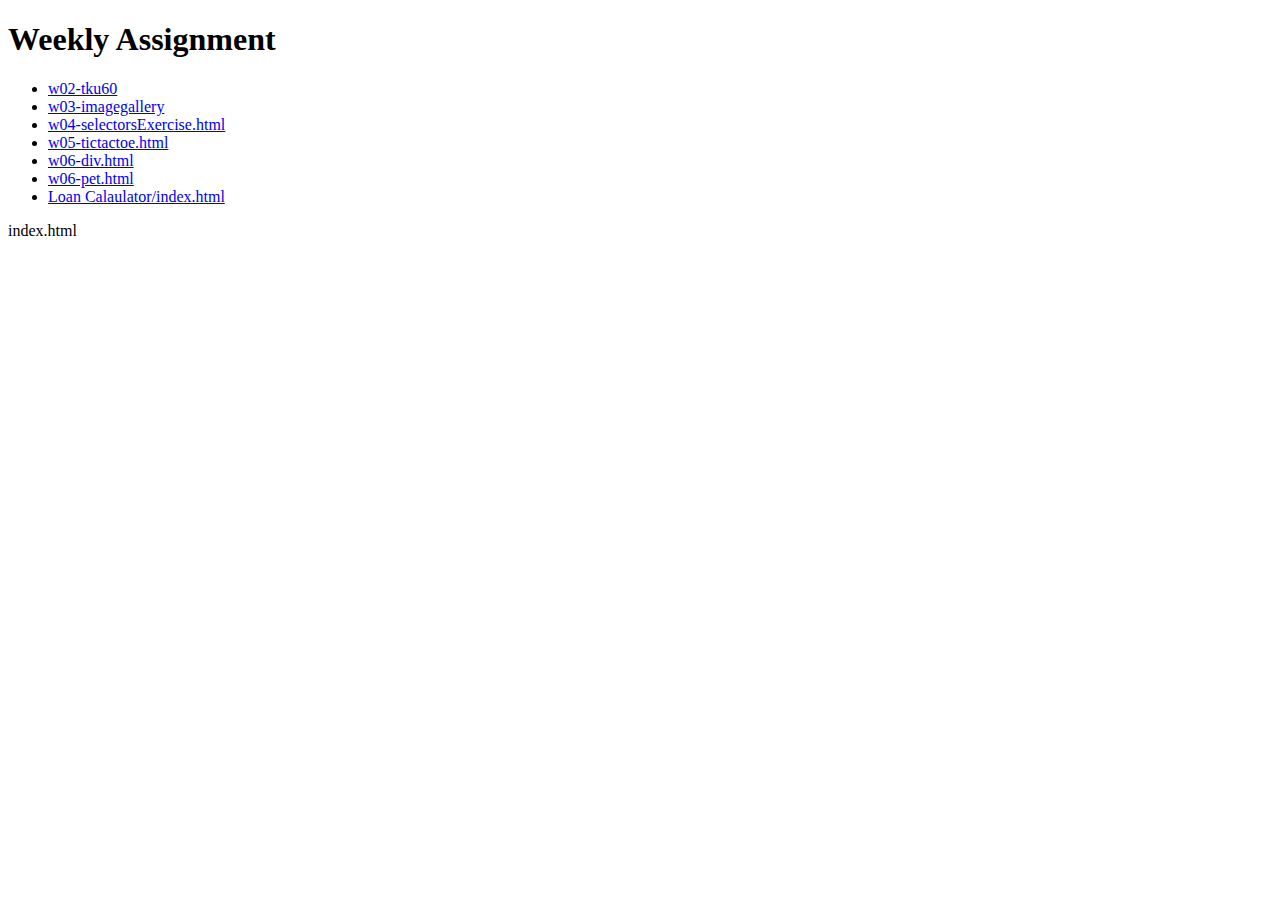
<file: index.html>
<!DOCTYPE html>
<html lang="en">

<head>
    <meta charset="UTF-8">
    <meta name="viewport" content="width=device-width, initial-scale=1.0">
    <meta http-equiv="X-UA-Compatible" content="ie=edge">
    <title>404501065 -- My Gitpage</title>
</head>

<body>
    <h1>Weekly Assignment</h1>
    <ul>
        <li>
            <a href="w02/tku60.html">w02-tku60</a>
        </li>

        <li>
            <a href="w03/imagegallery.html">w03-imagegallery</a>       
        </li>

        <li>
            <a href="w04/selectorsExercise.html">w04-selectorsExercise.html</a>       
        </li>

        <li>
            <a href="w05/tictactoe.html">w05-tictactoe.html</a>       
        </li>
        <li>
            <a href="w06/p1/div.html">w06-div.html</a>       
        </li>
        <li>
            <a href="w06/index.html">w06-pet.html</a>       
        </li>

        <li>
            <a href="Loan Calaulator/index.html">Loan Calaulator/index.html</a>       
        </li>

    </ul>
</body>

</html>
index.html
</file>
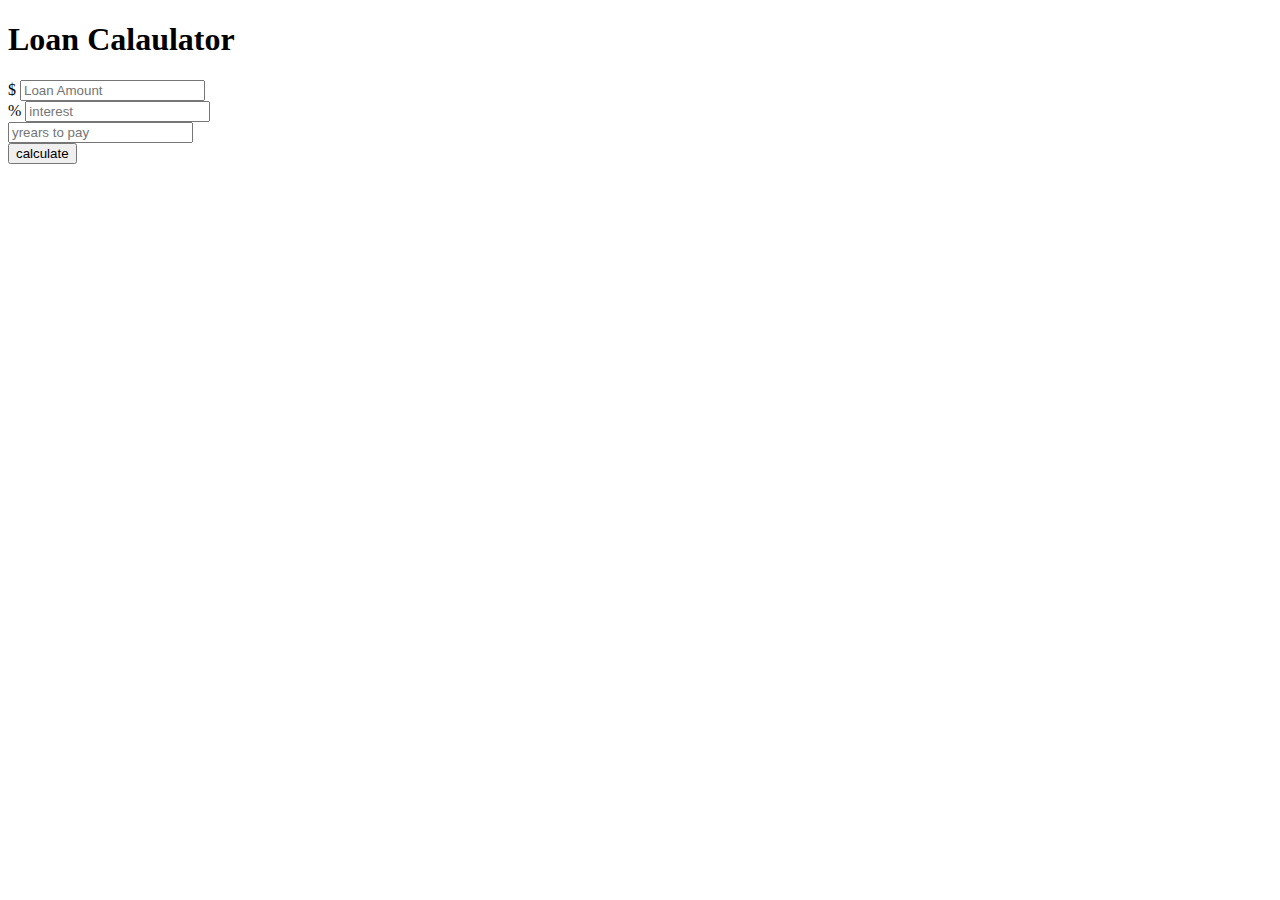
<file: Loan Calaulator/index.html>
<!doctype html>
<html lang="en">
  <head>
    <title>Loan Calculator</title>
    <!-- Required meta tags -->
    <meta charset="utf-8">
    <meta name="viewport" content="width=device-width, initial-scale=1, shrink-to-fit=no">

    <!-- Bootstrap CSS -->
    <link rel="stylesheet" href="https://maxcdn.bootstrapcdn.com/bootstrap/4.0.0-beta.2/css/bootstrap.min.css" integrity="sha384-PsH8R72JQ3SOdhVi3uxftmaW6Vc51MKb0q5P2rRUpPvrszuE4W1povHYgTpBfshb" crossorigin="anonymous">
    <style>
    #loading{
        display: none;
    }

    #result{
        display: none;
    }
    </style>
</head>
    <body class="bg-dark">
        <div class="container">
            <div class="row">
                <div class="col-md-6 mx-auto">
                    <div class="card card-body text-center mt-5">
                        <h1 class="heading display-5">Loan Calaulator</h1>
                        <form id="loan-form">
                                <div class="form-group">
                                        <div class="input-group">
                                            <span class="input-group-addon">$</span>
                                            <input type="number"  id="amount" class="form-control" placeholder="Loan Amount"> 
                                        </div>
                                    </div>

                                    <div class="form-group">
                                            <div class="input-group">
                                                <span class="input-group-addon">%</span>
                                                <input type="number"  id="interest" class="form-control" placeholder="interest"> 
                                            </div>
                                        </div>
                                        <div class="form-group">
                                                <div class="input-group">
                                                    <input type="number"  id="years" class="form-control" placeholder="yrears to pay"> 
                                                </div>
                                            </div>

                                            <div class="form-group">
                                                <input type="submit" value="calculate" class="btn btn-dark btn-block">
                                            </div>
                        </form>


                        <div id="loading">
                            <img src="loading.gif" />
                        </div>
                        <div id="result"  class="pt-3">
                            <h5>result</h5>
                                <div class="form-group">
                                    <div class="input-group">
                                        <span class="input-group-addon">Monthly Payment</span>
                                        <input type="number"  id="MonthlyPayment" class="form-control " disabled> 
                                    </div>
                                </div>

                                <div class="form-group">
                                        <div class="input-group">
                                            <span class="input-group-addon">Total Payment</span>
                                            <input type="number"  id="TotalPayment" class="form-control " disabled> 
                                        </div>
                                    </div>

                                    <div class="form-group">
                                            <div class="input-group">
                                                <span class="input-group-addon">Total-Interest</span>
                                                <input type="number"  id="TotalInterest" class="form-control " disabled> 
                                            </div>
                                        </div>
                        </div>
                    </div>
                </div>
            </div>
        </div>
    <!-- Optional JavaScript -->
    <!-- jQuery first, then Popper.js, then Bootstrap JS -->
    <script src="https://code.jquery.com/jquery-3.2.1.slim.min.js" integrity="sha384-KJ3o2DKtIkvYIK3UENzmM7KCkRr/rE9/Qpg6aAZGJwFDMVNA/GpGFF93hXpG5KkN" crossorigin="anonymous"></script>
    <script src="https://cdnjs.cloudflare.com/ajax/libs/popper.js/1.12.3/umd/popper.min.js" integrity="sha384-vFJXuSJphROIrBnz7yo7oB41mKfc8JzQZiCq4NCceLEaO4IHwicKwpJf9c9IpFgh" crossorigin="anonymous"></script>
    <script src="https://maxcdn.bootstrapcdn.com/bootstrap/4.0.0-beta.2/js/bootstrap.min.js" integrity="sha384-alpBpkh1PFOepccYVYDB4do5UnbKysX5WZXm3XxPqe5iKTfUKjNkCk9SaVuEZflJ" crossorigin="anonymous"></script>
    <script src="app.js"></script>
  </body>
</html>
</file>
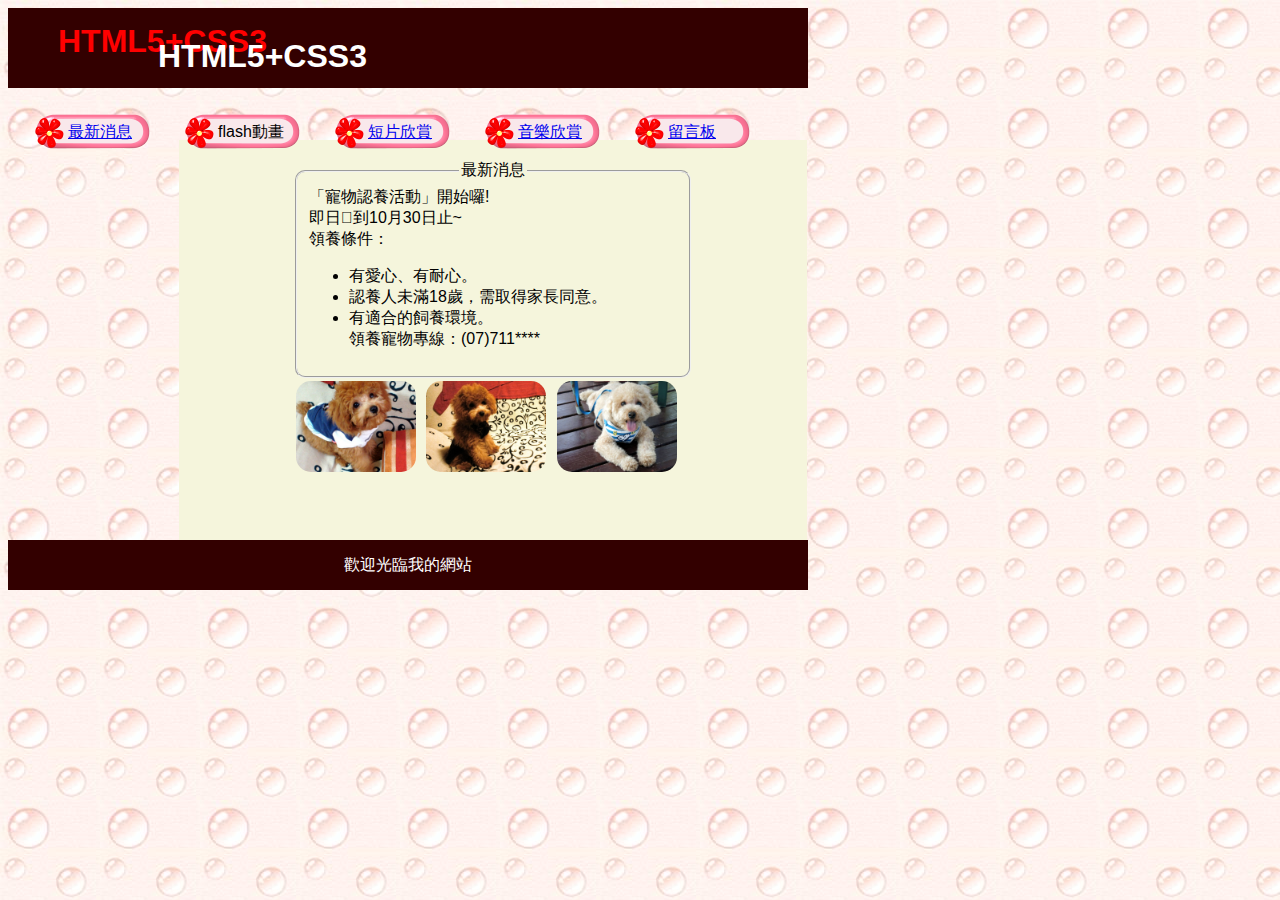
<file: w06/index.html>
<!Doctype html>
<html>

<head>
    <title>Pet Web</title>
    <meta http-equiv="Content-Type" content="text/html;charset=UTF-8">
    <link rel="stylesheet" href="css/pet.css">
<script>
    function goPage(index){
        let p=document.getElementById('content')
        switch(index){
            case 1:
            break;

            case 2:
            p.innerHTML = '<iframe width="100%" height="90%" src="p1/div.html" frameborder="0" ></iframe>';
            break;

            case 3:
            break;
            
            case 4:
            break;            
        }
    }
</script>

</head>

<body>
    <div id="container">
        <header>
            <h1 id="text1">HTML5+CSS3</h1>
            <h1 id="text2">HTML5+CSS3</h1>
        </header>
        <!-- <aside> -->
            <nav>
                <ul>
                    <li><a href="index.html">最新消息</a></li>
                    <li><a onclick="goPage(2)">flash動畫</a></li>
                    <li><a href="p2/w06-pet/movie.html">短片欣賞</a></li>
                    <li><a href="p2/w06-pet/music.html">音樂欣賞</a></li>
                    <li><a href="p2/w06-pet/message.html">留言板</a></li>
                </ul>
            </nav>
        <!-- </aside> -->
        <article id="content">
            <section class="consection">
                <fieldset>
                    <legend>最新消息</legend>
                    「寵物認養活動」開始囉!
                    <br>即日到10月30日止~
                    <br> 領養條件：
                    <ul>
                        <li>有愛心、有耐心。</li>
                        <li>認養人未滿18歲，需取得家長同意。</li>
                        <li>有適合的飼養環境。
                            <br> 領養寵物專線：(07)711****
                        </li>
                    </ul>

                </fieldset>
                <img src="images/puppy1.png" />
                <img src="images/puppy2.png" />
                <img src="images/puppy3.png" />
            </section>


        </article>
        <footer>
            歡迎光臨我的網站
        </footer>
    </div>
</body>

</html>
</file>
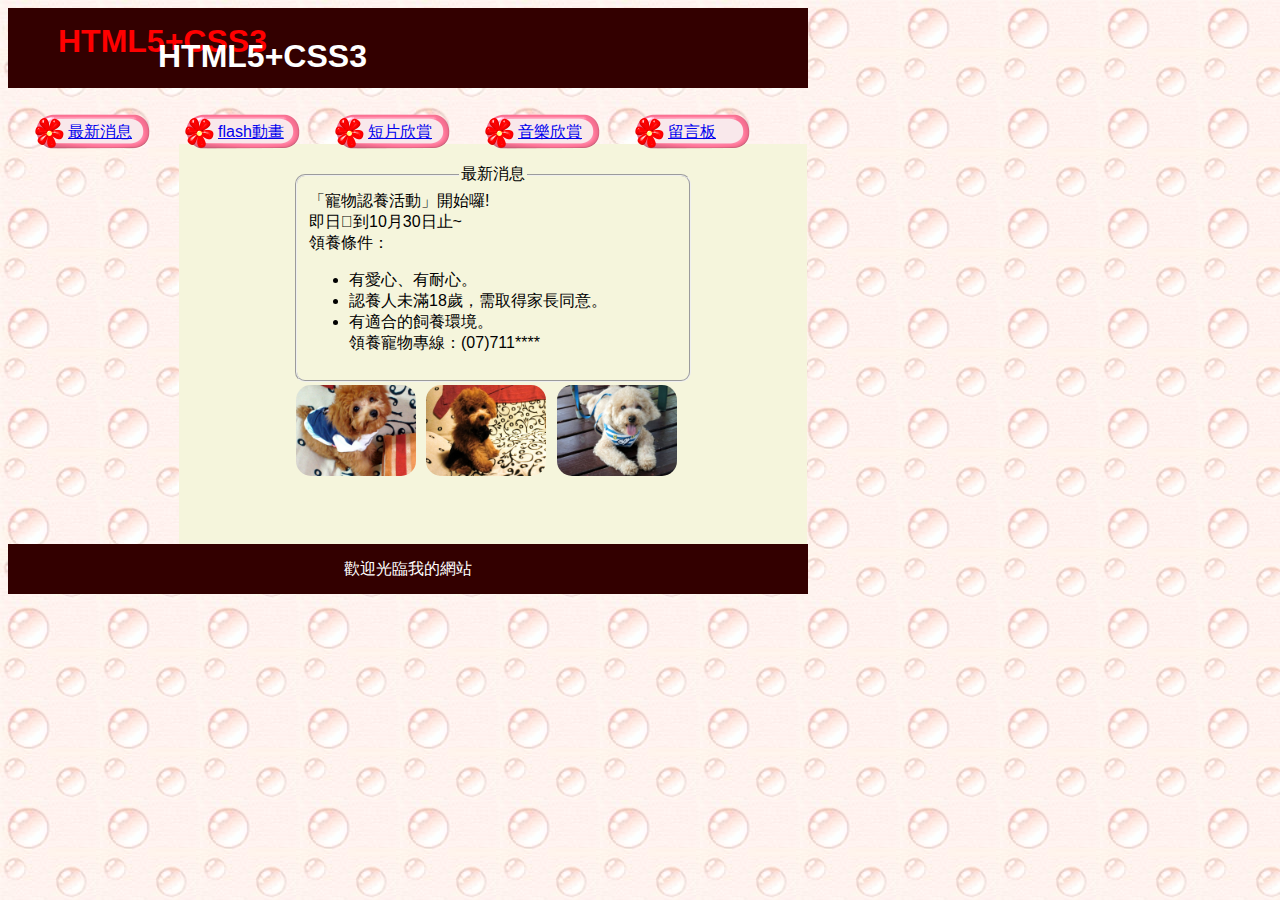
<file: w06/p2/w06-pet/index.html>
<!Doctype html>
<html>

<head>
    <title>Pet Web</title>
    <meta http-equiv="Content-Type" content="text/html;charset=UTF-8">
    <link rel="stylesheet" href="css/pet.css">
</head>

<body>
    <div id="container">
        <header>
            <h1 id="text1">HTML5+CSS3</h1>
            <h1 id="text2">HTML5+CSS3</h1>
        </header>
        <aside>
            <nav>
                <ul>
                    <li><a href="index.html">最新消息</a></li>
                    <li><a href="flash.html">flash動畫</a></li>
                    <li><a href="movie.html">短片欣賞</a></li>
                    <li><a href="music.html">音樂欣賞</a></li>
                    <li><a href="message.html">留言板</a></li>
                </ul>
            </nav>
        </aside>
        <article>
            <section class="consection">
                <fieldset>
                    <legend>最新消息</legend>
                    「寵物認養活動」開始囉!
                    <br>即日到10月30日止~
                    <br> 領養條件：
                    <ul>
                        <li>有愛心、有耐心。</li>
                        <li>認養人未滿18歲，需取得家長同意。</li>
                        <li>有適合的飼養環境。
                            <br> 領養寵物專線：(07)711****
                        </li>
                    </ul>

                </fieldset>
                <img src="images/puppy1.png" />
                <img src="images/puppy2.png" />
                <img src="images/puppy3.png" />
            </section>


        </article>
        <footer>
            歡迎光臨我的網站
        </footer>
    </div>
</body>

</html>
</file>
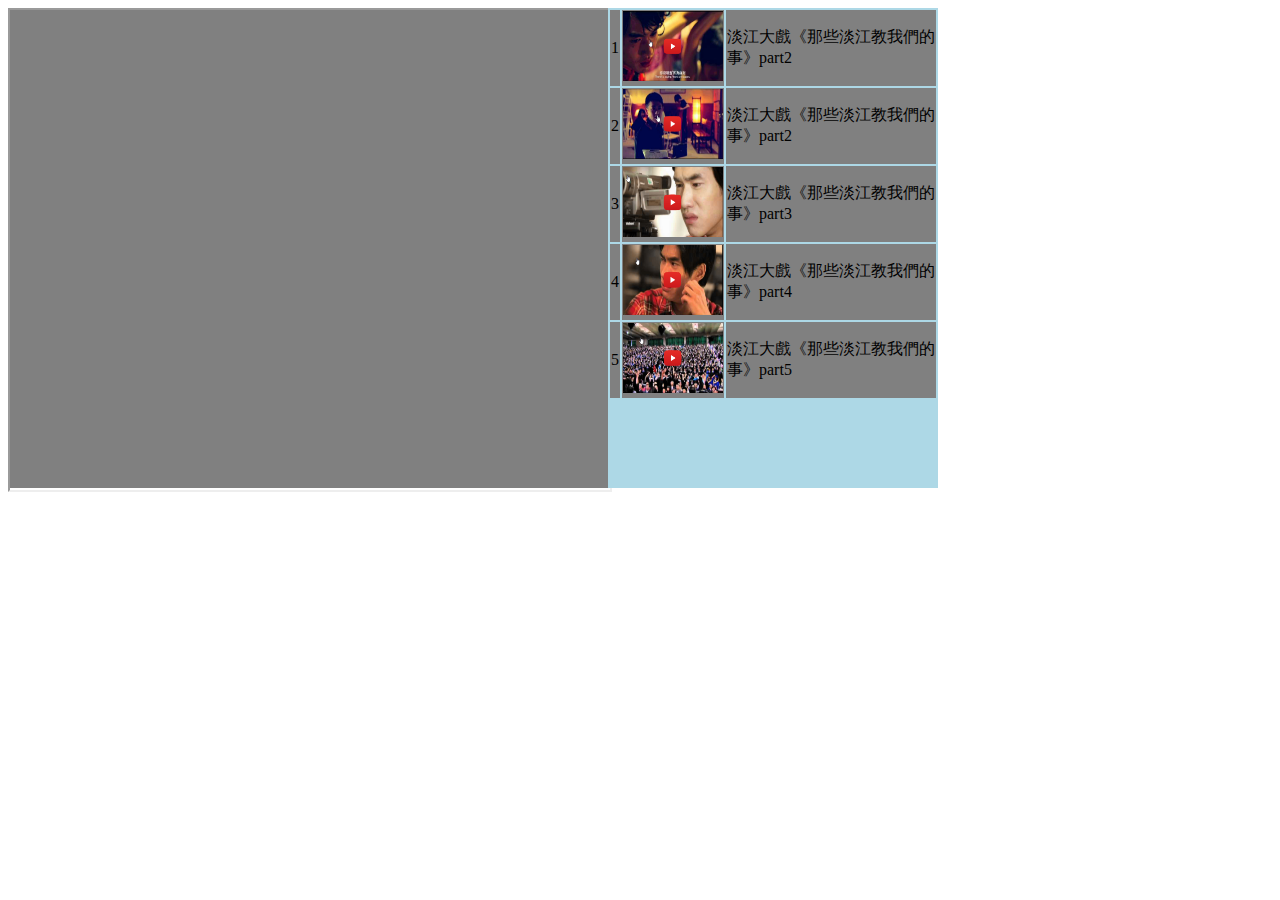
<file: w02/tku60.html>
<!DOCTYPE html>
<html lang="en">
<head>
    <meta charset="UTF-8">
    <meta name="viewport" content="width=device-width, initial-scale=1.0">
    <meta http-equiv="X-UA-Compatible" content="ie=edge">
    <title>T K U 6 0</title>
<style>
    #container{
        width:930px;
        height: 480px;
        background-color: blanchedalmond;
    }
    #player{
        width: 600px;
        height: 480px;
        background-color: gray;
        float: left;
    }
    #aside{
        width: 330px;
        height: 480px;
        background-color:lightblue;
        float: right;
    }

    tr{
        margin:7pt;
        background-color: gray;
    }

    .pic{
        width:  100px;
        height: 70px;

    }
</style>

</head>
<body>
    <div id="container">
        <div id="player">
                <iframe width="600" height="100%" src="https://www.youtube.com/embed/RechrtUxfQc?list=PLpw-gcNYsJVM1xJAszRRBQXWhvBO2wv8V" 
                allowfullscreen></iframe>
        </div>
        <div id="aside">
            <table>
                <tr>
                    <td>1</td>
                    <td>
                        <img src="TKU1.png" class="pic">
                    </td>
                    <td>淡江大戲《那些淡江教我們的事》part2</td>
                </tr>
                
                <tr>
                    <td>2</td>
                    <td>
                        <img src="TKU2.png" class="pic">
                    </td>
                    <td>淡江大戲《那些淡江教我們的事》part2</td>
                </tr>
                <tr>
                    <td>3</td>
                    <td>
                        <img src="TKU3.png" class="pic">
                    </td>
                    <td>淡江大戲《那些淡江教我們的事》part3</td>
                </tr>
                
                <tr>
                    <td>4</td>
                    <td>
                        <img src="TKU4.png" class="pic">
                    </td>
                    <td>淡江大戲《那些淡江教我們的事》part4</td>
                </tr>
                
                <tr>
                    <td>5</td>
                    <td>
                        <img src="TKU5.png" class="pic">
                    </td>
                    <td>淡江大戲《那些淡江教我們的事》part5</td>
                </tr>
            </table>
        </div>
    </div>
</body>
</html>
</file>
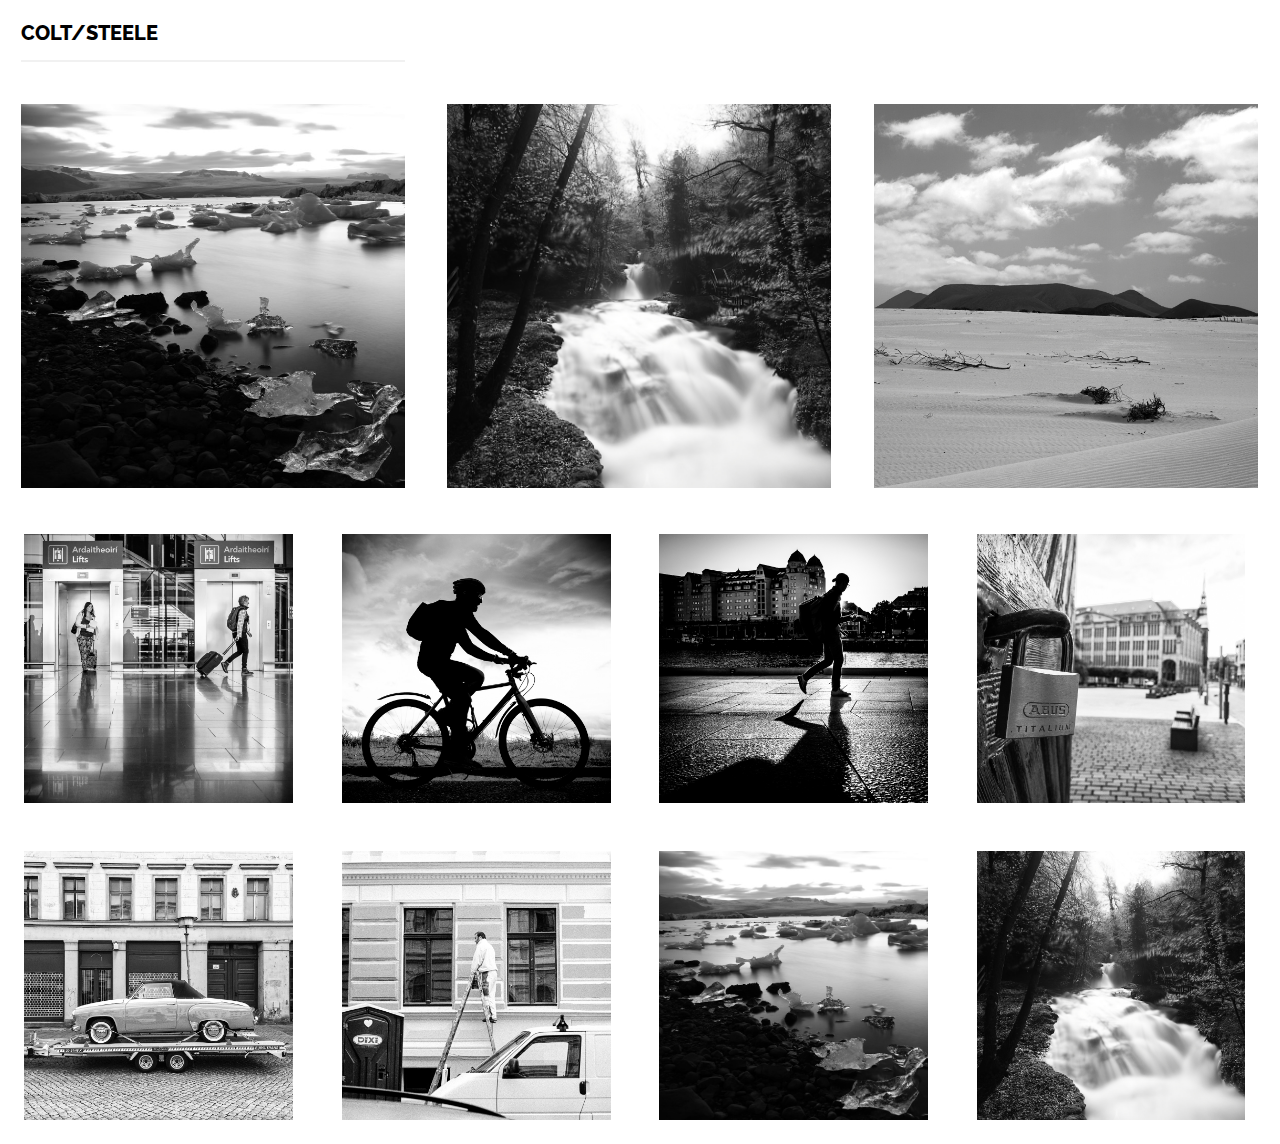
<file: w03/imagegallery.html>
<!DOCTYPE html>
<html>
<head>
    <title>Photo Blog</title>
    <link rel="stylesheet" type="text/css" href="//fonts.googleapis.com/css?family=Raleway" />
    <link rel="stylesheet" href="CSS/photos.css">

</head>

<body>

    <p>Colt/Steele</p>

    <div id="col3">

        <!-- Massimo Margagnoni -->
        <!-- <img src="http://c1.staticflickr.com/9/8450/8026519634_f33f3724ea_b.jpg">
<img src="http://c2.staticflickr.com/8/7218/7209301894_c99d3a33c2_h.jpg">
<img src="http://c2.staticflickr.com/8/7231/6947093326_df216540ff_b.jpg"> -->

        <!-- Giuseppe Milo -->
        <!-- <img src="http://c1.staticflickr.com/9/8788/17367410309_78abb9e5b6_b.jpg">
<img src="http://c2.staticflickr.com/6/5814/20700286354_762c19bd3b_b.jpg">
<img src="http://c2.staticflickr.com/6/5647/21137202535_404bf25729_b.jpg"> -->

        <!-- GörlitzPhotography -->
        <!-- <img src="http://c2.staticflickr.com/6/5588/14991687545_5c8e1a2e86_b.jpg">
<img src="http://c2.staticflickr.com/4/3888/14878097108_5997041006_b.jpg">
<img src="http://c2.staticflickr.com/8/7579/15482110477_0b0e9e5421_b.jpg"> -->

        <img src="images/img1.jpg" />
        <img src="images/img2.jpg" />
        <img src="images/img3.jpg" />

    </div>

    <div id="col4">
            <img src="images/img4.jpg" />
            <img src="images/img5.jpg" />
            <img src="images/img6.jpg" />
            <img src="images/img7.jpg" />
            <img src="images/img8.jpg" />
            <img src="images/img9.jpg" />
            <img src="images/img1.jpg" />
            <img src="images/img2.jpg" />
    </div>

    <!-- All Photos Licensed Under Creative Commons 2.0 -->
    <!-- https://creativecommons.org/licenses/by/2.0/legalcode  -->

</body>

</html>
</file>
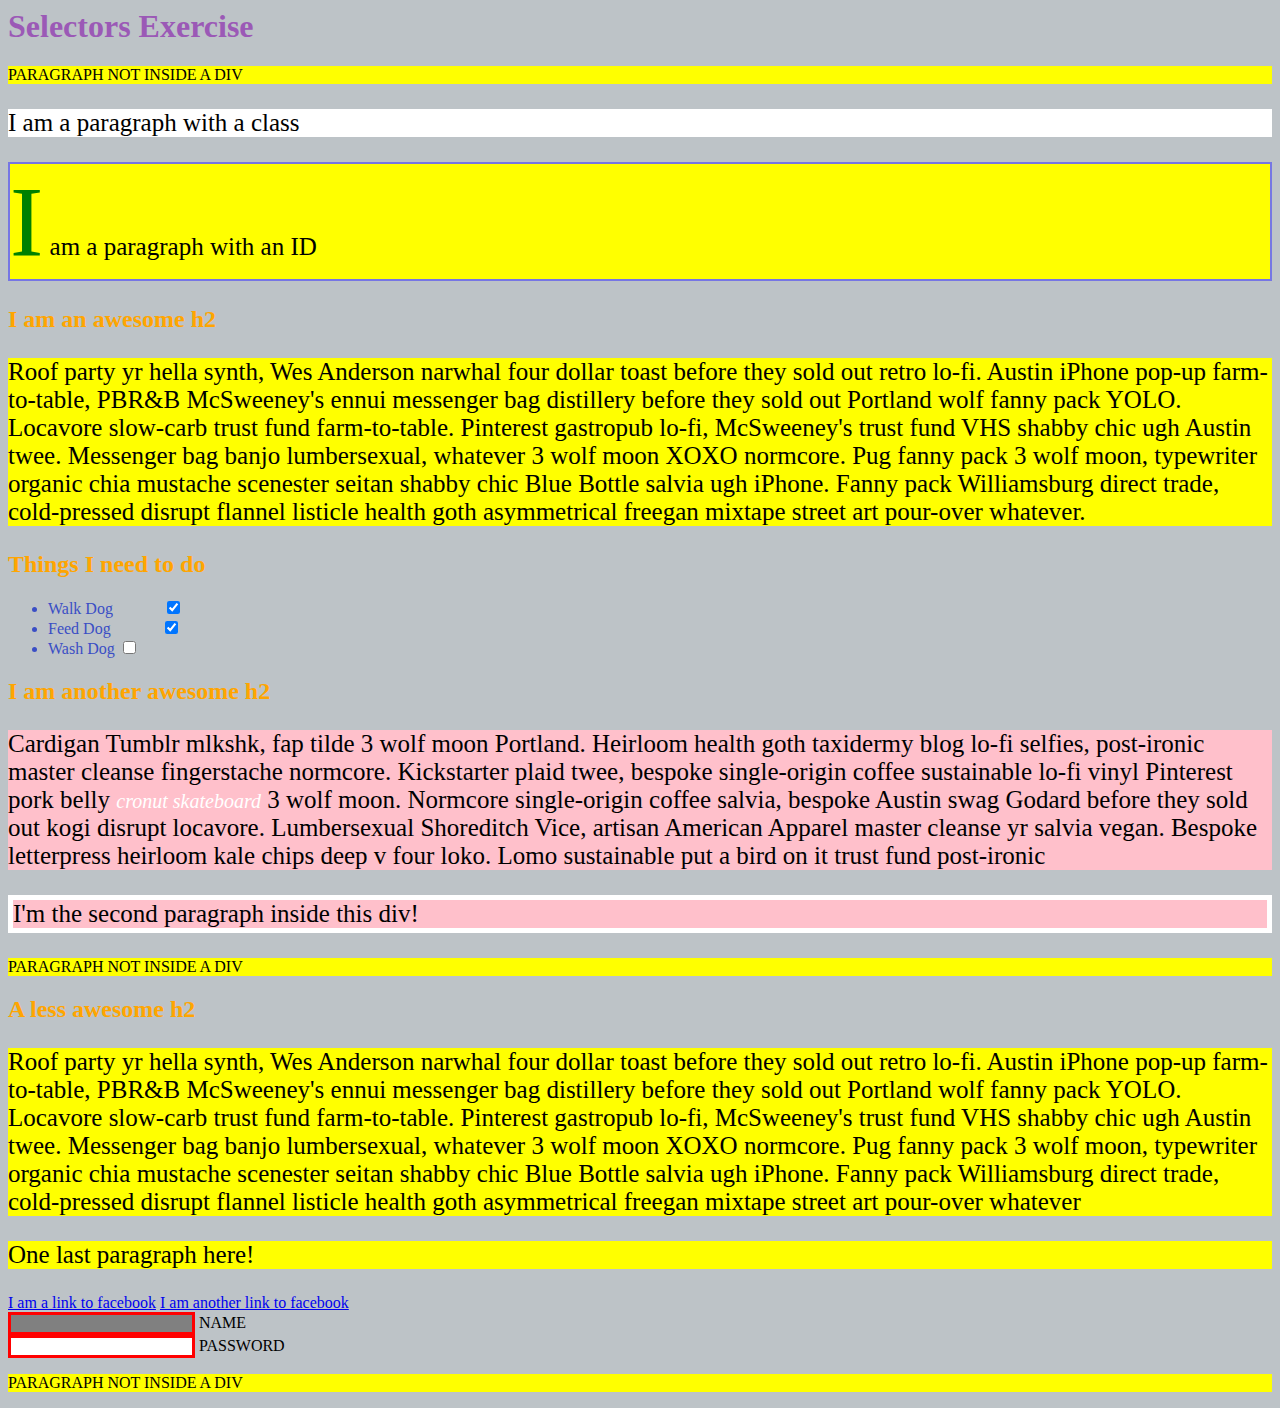
<file: w04/selectorsExercise.html>
<html>
<head>
  <meta charset="UTF-8">
  <title>Selectors Exercise</title>
  <link rel="stylesheet" type="text/css" href="selectors.css">
</head>
<body>
  <h1>Selectors Exercise</h1>

<p>PARAGRAPH NOT INSIDE A DIV</p>

<div>
  <p class="hello">I am a paragraph with a class</p>
  <p id="special">I am a paragraph with an ID</p>

  <h2>I am an awesome h2</h2>
  
  
  <p>Roof party yr hella synth, Wes Anderson narwhal four dollar toast before they sold out retro lo-fi. Austin iPhone pop-up farm-to-table, PBR&B McSweeney's ennui messenger bag distillery before they sold out Portland wolf fanny pack YOLO. Locavore slow-carb trust fund farm-to-table. Pinterest gastropub lo-fi, McSweeney's trust fund VHS shabby chic ugh Austin twee. Messenger bag banjo lumbersexual, whatever 3 wolf moon XOXO normcore. Pug fanny pack 3 wolf moon, typewriter organic chia mustache scenester seitan shabby chic Blue Bottle salvia ugh iPhone. Fanny pack Williamsburg direct trade, cold-pressed disrupt flannel listicle health goth asymmetrical freegan mixtape street art pour-over whatever.</p>

</div>

<div>
  <h2>Things I need to do</h2>

  <ul>
    <li>Walk Dog <input type="checkbox" checked> </li>
    <li>Feed Dog <input type="checkbox" checked> </li>
    <li>Wash Dog <input type="checkbox"></li>
  </ul>
</div>

<div>
  <h2>I am another awesome h2</h2>

  <p>Cardigan Tumblr mlkshk, fap tilde 3 wolf moon Portland. Heirloom health goth taxidermy blog lo-fi selfies, post-ironic master cleanse fingerstache normcore. Kickstarter plaid twee, bespoke single-origin coffee sustainable lo-fi vinyl Pinterest pork belly <em>cronut skateboard</em> 3 wolf moon. Normcore single-origin coffee salvia, bespoke Austin swag Godard before they sold out kogi disrupt locavore. Lumbersexual Shoreditch Vice, artisan American Apparel master cleanse yr salvia vegan. Bespoke letterpress heirloom kale chips deep v four loko. Lomo sustainable put a bird on it trust fund post-ironic</p>

  <p>I'm the second paragraph inside this div!</p>
</div>

<p>PARAGRAPH NOT INSIDE A DIV</p>


<div>
  <h2>A less awesome h2</h2>

  <p>Roof party yr hella synth, Wes Anderson narwhal four dollar toast before they sold out retro lo-fi. Austin iPhone pop-up farm-to-table, PBR&B McSweeney's ennui messenger bag distillery before they sold out Portland wolf fanny pack YOLO. Locavore slow-carb trust fund farm-to-table. Pinterest gastropub lo-fi, McSweeney's trust fund VHS shabby chic ugh Austin twee. Messenger bag banjo lumbersexual, whatever 3 wolf moon XOXO normcore. Pug fanny pack 3 wolf moon, typewriter organic chia mustache scenester seitan shabby chic Blue Bottle salvia ugh iPhone. Fanny pack Williamsburg direct trade, cold-pressed disrupt flannel listicle health goth asymmetrical freegan mixtape street art pour-over whatever</p>

  <p>One last paragraph here!</p>

  <a href="http://www.facebook.com">I am a link to facebook</a>
  <a href="http://www.facebook.com">I am another link to facebook</a>
  <br>

  <input type="text" name="name" /><label> Name</label><br/>
  <input type="password" name="password" /><label> Password</label><br/>

</div>

<p>PARAGRAPH NOT INSIDE A DIV</p>

</body>
</html>
</file>
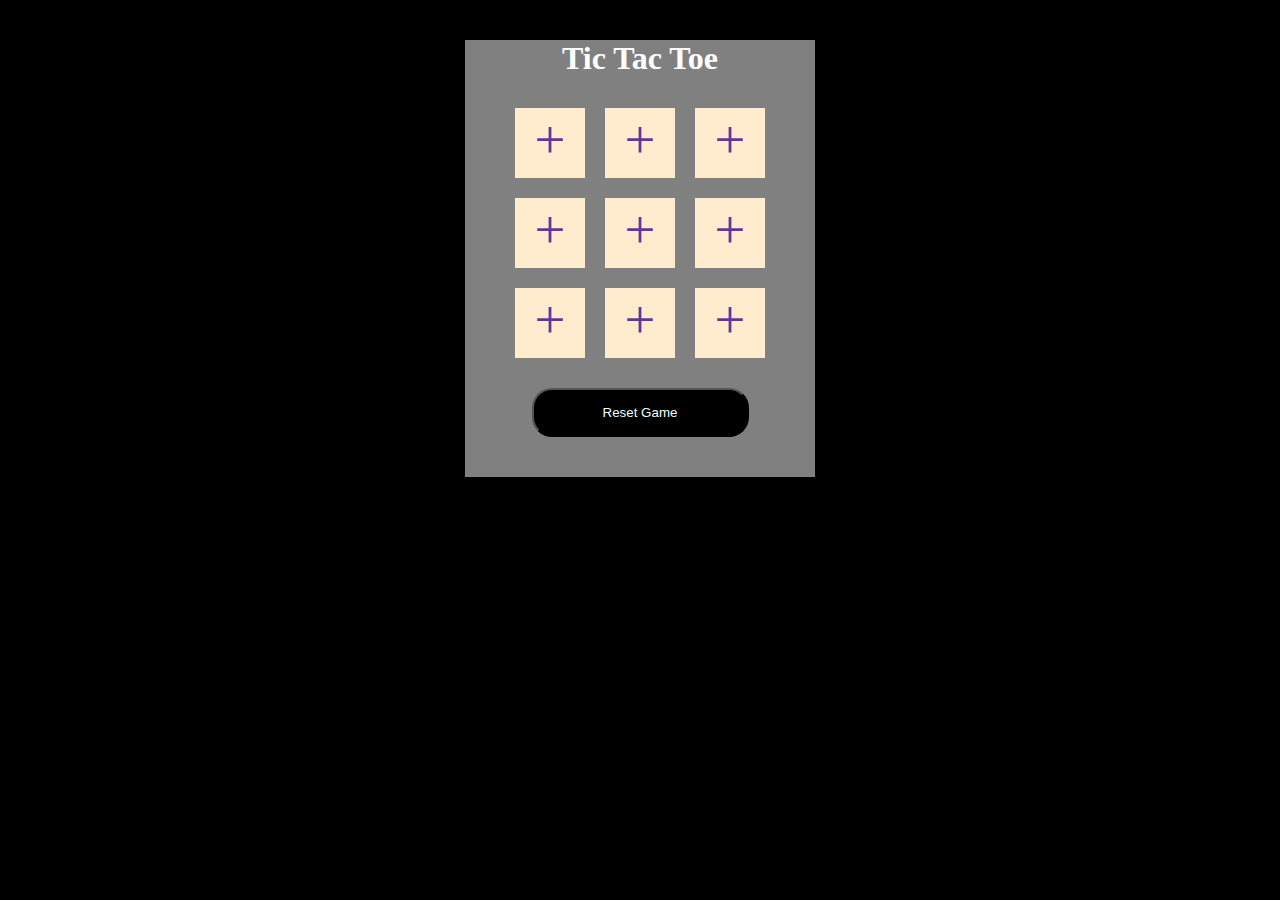
<file: w05/tictactoe.html>
<!DOCTYPE html>
<html lang="en">
<head>
    <meta charset="UTF-8">
    <meta name="viewport" content="width=device-width, initial-scale=1.0">
    <meta http-equiv="X-UA-Compatible" content="ie=edge">    
    <link rel="stylesheet" href="css/tictactoe.css">
    <title>TicTacToe</title>
</head>
<body>
    <div id="container">
        <header>
            <h1>Tic Tac Toe</h1>
        </header>
        <ul id="board">
            <li id="p1">+</li>
            <li id="p2">+</li>
            <li id="p3">+</li>
            <li id="p4">+</li>
            <li id="p5">+</li>
            <li id="p6">+</li>
            <li id="p7">+</li>
            <li id="p8">+</li>
            <li id="p9">+</li>
        </ul>
        <div class="clearfix"></div>
        <footer>
            <button id="reset">Reset Game</button>
        </footer>
    </div>
    <script src="https://ajax.googleapis.com/ajax/libs/jquery/3.3.1/jquery.min.js"></script>
    <script src="js/tictactoe.js"></script>
</body>
</html>
</file>
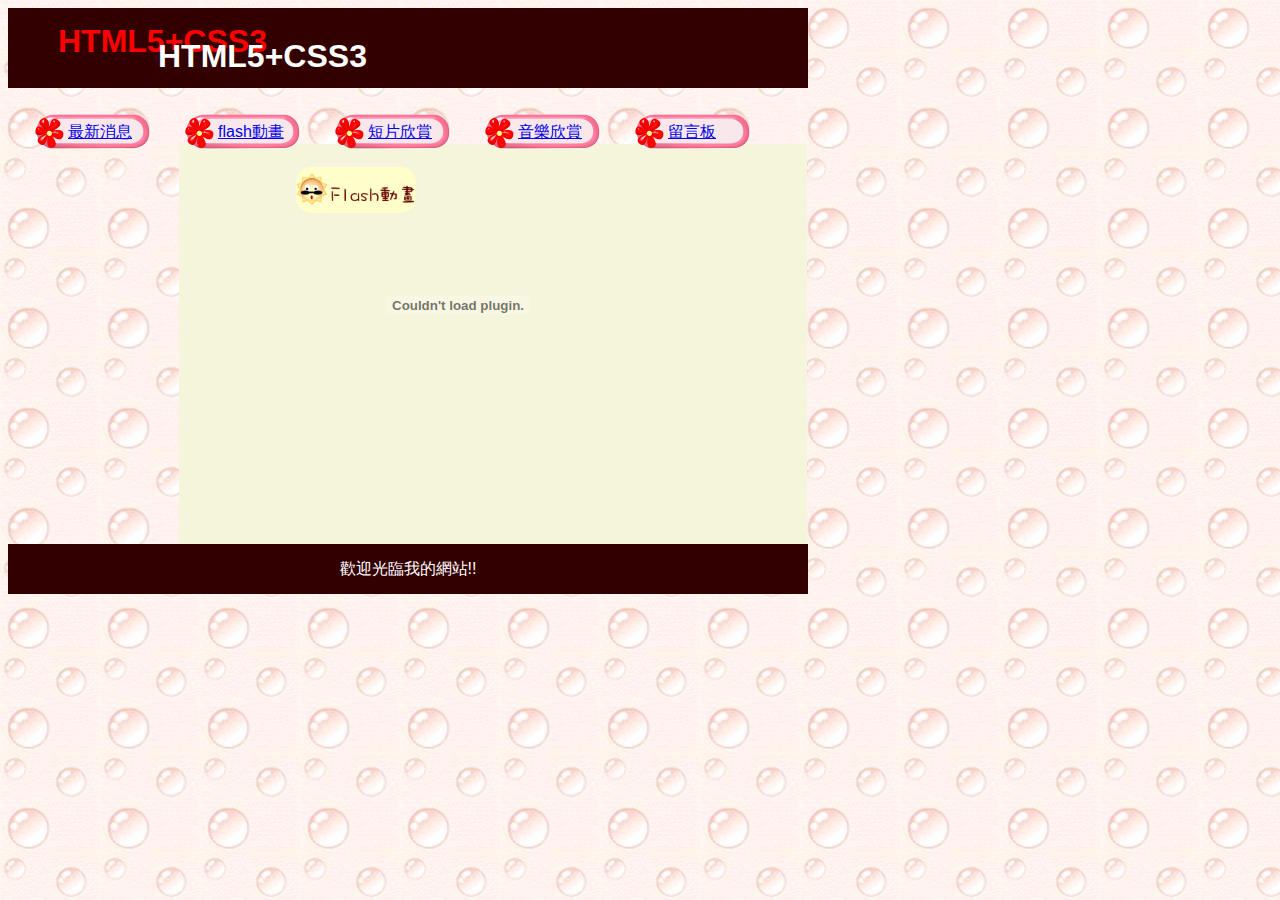
<file: w06/p2/w06-pet/flash.html>
﻿<!DOCTYPE html>
<html>
<head>
<title>寵物窩</title>
<link rel=stylesheet type="text/css" href="css/pet.css">
</head>
<body>
<div id="main">
<!--標題-->
	<header>
		<h1 id="text1">HTML5+CSS3</h1>
		<h1 id="text2">HTML5+CSS3</h1>
	</header>
	<!--左方區塊-->
	<aside>
		<nav>
		<ul>
			<li><a href="index.html">最新消息</a></li>
			<li><a href="flash.html">flash動畫</a></li>
			<li><a href="movie.html">短片欣賞</a></li>
			<li><a href="music.html">音樂欣賞</a></li>	
			<li><a href="message.html">留言板</a></li>	
		</ul>
		</nav>
	</aside>
	<!--主內容-->
	<article>
		<section class="consection">	
		<img src="images/flash.gif" alt="flash動畫圖示">
			<!--Flash動畫語法開始-->
			<embed src="dog.swf" width="330" height="170">
			<!--Flash動畫語法結束-->
		</section>		
	</article>
	<!--頁尾-->
	<footer>歡迎光臨我的網站!!</footer>
</div>

</body>
</html>
</file>
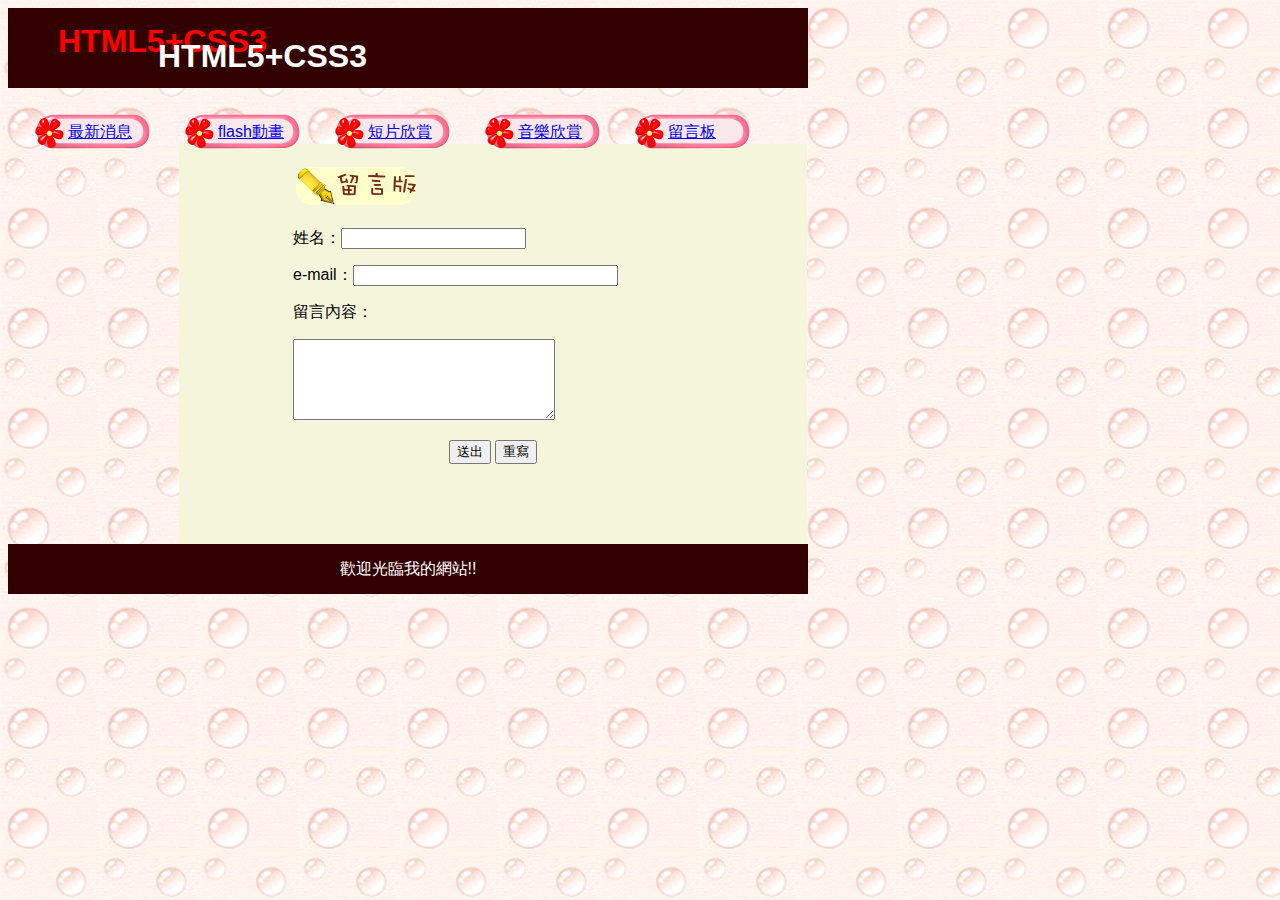
<file: w06/p2/w06-pet/message.html>
﻿<!DOCTYPE html>
<html>
<head>
<title>寵物窩</title>
<link rel=stylesheet type="text/css" href="css/pet.css">
</head>
<body>
<div id="main">
<!--標題-->
	<header>
		<h1 id="text1">HTML5+CSS3</h1>
		<h1 id="text2">HTML5+CSS3</h1>
	</header>
	<!--左方區塊-->
	<aside>
		<nav>
		<ul>
			<li><a href="index.html">最新消息</a></li>
			<li><a href="flash.html">flash動畫</a></li>
			<li><a href="movie.html">短片欣賞</a></li>
			<li><a href="music.html">音樂欣賞</a></li>	
			<li><a href="message.html">留言板</a></li>		
		</ul>
		</nav>
	</aside>
	<!--主內容-->
	<article>
		<section class="consection">	
		<img src="images/message.gif" alt="留言版圖示">
			<!--留言版語法開始-->
			<form method="post" enctype="text/plain" action="">
				<p>姓名：<input type="text" name="姓名" size="20">
				<p>e-mail：<input type="text" name="e-mail" size="30">
				<p>留言內容：</p>
				<p><textarea rows="5" name="留言內容" cols="30"></textarea>
				<p align="center"><input type="submit" value="送出">
				<input type="reset" value="重寫">
			</form>
			<!--留言版語法結束-->
		</section>		
	</article>
	<!--頁尾-->
	<footer>歡迎光臨我的網站!!</footer>
</div>

</body>
</html>
</file>
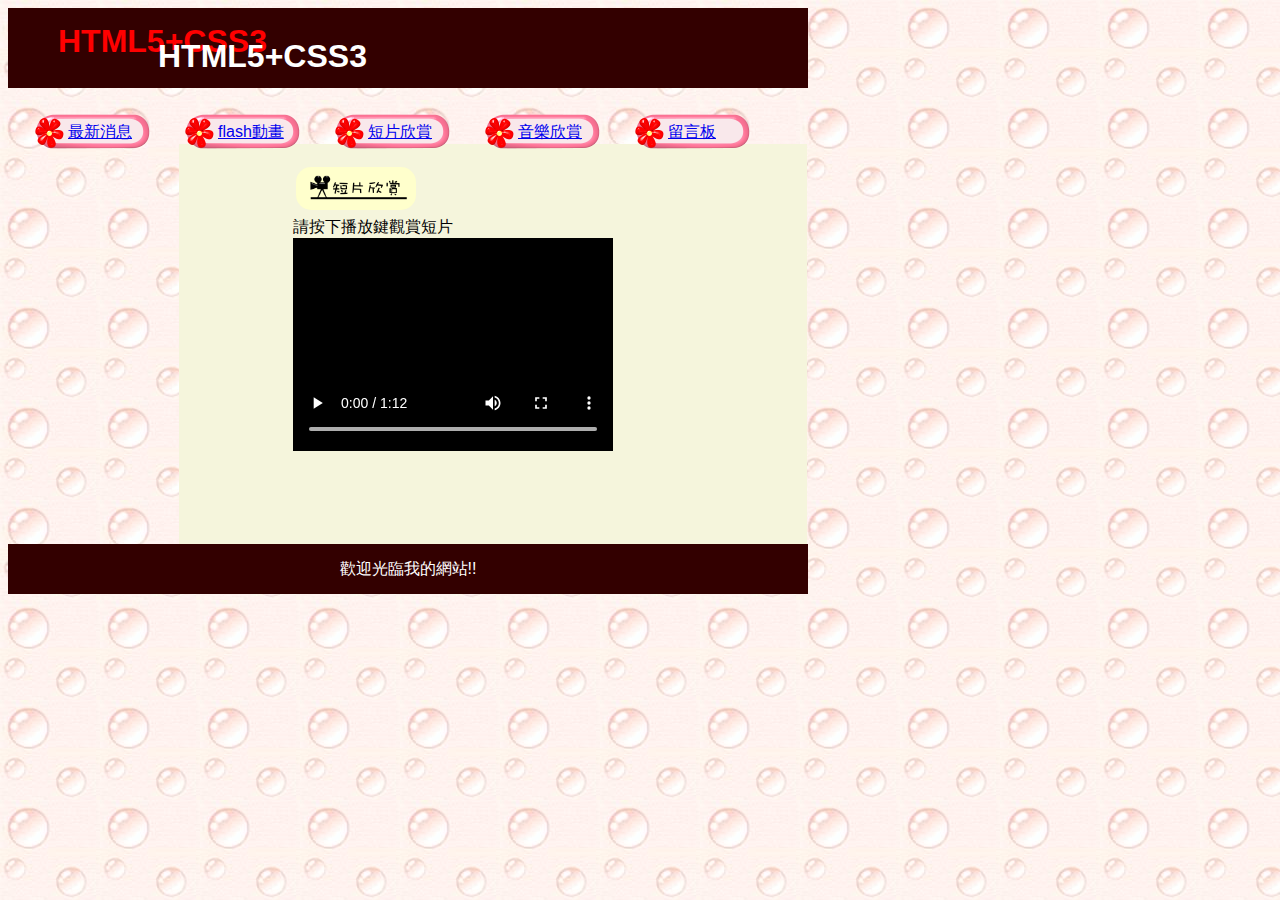
<file: w06/p2/w06-pet/movie.html>
﻿<!DOCTYPE html>
<html>
<head>
<title>寵物窩</title>
<link rel=stylesheet type="text/css" href="css/pet.css">
</head>
<body>
<div id="main">
<!--標題-->
	<header>
		<h1 id="text1">HTML5+CSS3</h1>
		<h1 id="text2">HTML5+CSS3</h1>
	</header>
	<!--左方區塊-->
	<aside>
		<nav>
		<ul>
			<li><a href="index.html">最新消息</a></li>
			<li><a href="flash.html">flash動畫</a></li>
			<li><a href="movie.html">短片欣賞</a></li>
			<li><a href="music.html">音樂欣賞</a></li>	
			<li><a href="message.html">留言板</a></li>		
		</ul>
		</nav>
	</aside>
	<!--主內容-->
	<article>
		<section class="consection">	
		<img src="images/movie.gif" alt="短片欣賞圖示" /><br />
		請按下播放鍵觀賞短片
			<!--加入影片語法開始-->
			<video controls="controls" width="320">
			   <source src="butterfly.mp4" type="video/mp4" />
			   您的瀏覽器不支援此影音播放模式!
			</video>
			<!--加入影片語法結束-->
		</section>		
	</article>
	<!--頁尾-->
	<footer>歡迎光臨我的網站!!</footer>
</div>

</body>
</html>
</file>
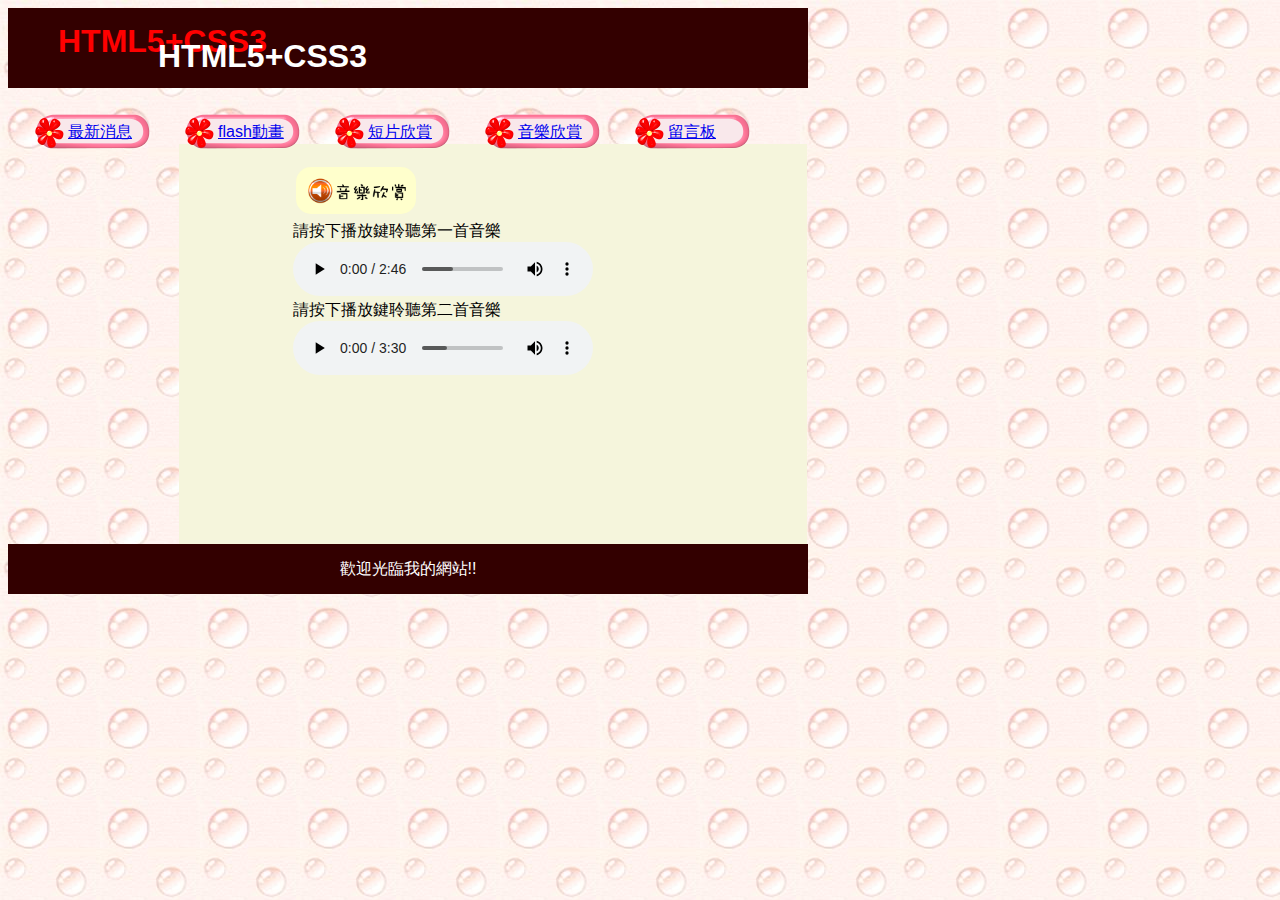
<file: w06/p2/w06-pet/music.html>
﻿<!DOCTYPE html>
<html>
<head>
<title>寵物窩</title>
<link rel=stylesheet type="text/css" href="css/pet.css">
</head>
<body>
<div id="main">
<!--標題-->
	<header>
		<h1 id="text1">HTML5+CSS3</h1>
		<h1 id="text2">HTML5+CSS3</h1>
	</header>
	<!--左方區塊-->
	<aside>
		<nav>
		<ul>
			<li><a href="index.html">最新消息</a></li>
			<li><a href="flash.html">flash動畫</a></li>
			<li><a href="movie.html">短片欣賞</a></li>
			<li><a href="music.html">音樂欣賞</a></li>	
			<li><a href="message.html">留言板</a></li>	
		</ul>
		</nav>
	</aside>
	<!--主內容-->
	<article>
		<section class="consection">	
		<img src="images/music.gif" alt="音樂欣賞圖示" /><br />
		請按下播放鍵聆聽第一首音樂
			<!--加入音樂語法開始-->
				<audio controls="controls">
				   <source src="music.mp3" />  
				   您的瀏覽器不支援audio播放模式!
				</audio><br />
				請按下播放鍵聆聽第二首音樂
				<audio controls="controls">
				   <source src="music1.mp3" />
				   您的瀏覽器不支援audio播放模式!
				</audio>
			<!--加入音樂語法結束-->
		</section>		
	</article>
	<!--頁尾-->
	<footer>歡迎光臨我的網站!!</footer>
</div>

</body>
</html>
</file>
<file: w06/css/pet.css>
body{
  font-family: Arial, Helvetica, sans-serif, 微軟正黑體;
  background-image: url(../images/bg.jpg);  
}

header{
    width: 800px;
    height: 80px;
    background-color: #330000;
}

h1#text1{
    position: absolute;
    color: #FF0000;
    margin-top: 15px;
    margin-left: 50px;
}

h1#text2{
    position: absolute;
    color: #FFFFFF;
    margin-top: 30px;
    margin-left: 150px;
}

aside{
    height: 400px;
}

article{
    width: 628px;
    height: 400px;
    margin-left: 171px;
    background-color: beige
}

footer{
    width: 800px;
    height: 50px;
    background-color: #330000;
    color: #FFFFFF;
    text-align: center;
    line-height: 50px;
}

nav{
    margin-top: 0px;
}

nav ul{
    padding: 10px;
    list-style: none;
}

nav ul li{
    float: left;
}

nav ul li a{
    display: block;
    width: 150px;
    height: 42px;
    background-image: url(../images/btn.png);
    text-indent: 50px;
    line-height: 35px;
}

nav ul li a:hover{
    background-image: url(../images/btn_hover.png);
    color: white;
}

img{
    width: 120px;
    margin: 3px;
    border-radius: 15px;
}

.consection{
    width: 400px;
    margin: 0px auto;
    padding: 20px;
}

fieldset{
    border-radius: 10px;
}

fieldset legend{
    text-align: center;
}
</file>
<file: w06/p2/w06-pet/css/pet.css>
body{
  font-family: Arial, Helvetica, sans-serif, 微軟正黑體;
  background-image: url(../images/bg.jpg);  
}

header{
    width: 800px;
    height: 80px;
    background-color: #330000;
}

h1#text1{
    position: absolute;
    color: #FF0000;
    margin-top: 15px;
    margin-left: 50px;
}

h1#text2{
    position: absolute;
    color: #FFFFFF;
    margin-top: 30px;
    margin-left: 150px;
}

aside{
    width: 100%;
    height: 40px;
}

article{
    width: 628px;
    height: 400px;
    margin-left: 171px;
    background-color: beige
}

footer{
    width: 800px;
    height: 50px;
    background-color: #330000;
    color: #FFFFFF;
    text-align: center;
    line-height: 50px;
}

nav{
    margin-top: 0px;
}


nav ul{
    padding: 10px;
    list-style: none;
}

nav ul li{
    float: left;
}

nav ul li a{
    display: block;
    width: 150px;
    height: 42px;
    background-image: url(../images/btn.png);
    text-indent: 50px;
    line-height: 35px;
}

nav ul li a:hover{
    background-image: url(../images/btn_hover.png);
    color: white;
}

img{
    width: 120px;
    margin: 3px;
    border-radius: 15px;
}

.consection{
    width: 400px;
    margin: 0px auto;
    padding: 20px;
}

fieldset{
    border-radius: 10px;
}

fieldset legend{
    text-align: center;
}
</file>
<file: w03/CSS/photos.css>
*{
    margin: 0;
    padding: 0;

}

p{
    font-family: Raleway;
    font-size: 20px;
    text-transform: uppercase;
    font-weight: 800;
    margin: 1.65%;
    border-bottom: 2px solid #f1f1f1;
    width: 30%;
    padding-bottom:15px; 

}


#col3 img{
    width:30%;
    margin: 1.65%;
    float: left;

}


#col4 img{
    width:21%;
    margin: 1.9%;
    float: left;

}
</file>
<file: w04/selectors.css>
/* Style the HTML elements according to the following instructions. 
DO NOT ALTER THE EXISTING HTML TO DO THIS.  WRITE ONLY CSS!

/* Give the <body> element a background of #bdc3c7*/
body{
    background-color: #bdc3c7;
}

/* Make the <h1> element #9b59b6*/
h1{
    color: #9b59b6;
}

/* Make all <h2> elements orange */
h2{
    color: orange;
}

/* Make all <li> elements blue(pick your own hexadecimal blue)*/ 
li{
    color: rgb(58, 78, 197)
}

/*Change the background on every paragraph to be yellow*/
p{
    background-color: yellow;
}

/*Make all inputs have a 3px red border*/
input{
    border: 3px  solid  red;

}

/* Give everything with the class 'hello' a white background*/
.hello{
    background: white;
}

/* Give the element with id 'special' a 2px solid blue border(pick your own rgb blue)*/
#special{
    border: 2px solid  rgb(118, 118, 228);
}

/*Make all the <p>'s that are nested inside of divs 25px font(font-size: 25px)*/
div p{
    font-size: 25px;
}

/*Make only inputs with type 'text' have a gray background*/
input[type='text']{
    background-color: gray;

}

/* Give both <p>'s inside the 3rd <div> a pink background*/
div:nth-of-type(3) p{
    background-color: pink;
}

/* Give the 2nd <p> inside the 3rd <div> a 5px white border*/
div:nth-of-type(3) p:nth-of-type(2){
    border: 5px solid white;

}

/* Make the <em> in the 3rd <div> element white and 20px font(font-size:20px)*/
div:nth-of-type(3) em{
    color: white;
    font-size: 20px;
}


/*BONUS CHALLENGES*/
/*You may need to research some other selectors and properties*/

/*Make all "checked" checkboxes have a left margin of 50px(margin-left: 50px)*/
input:checked{
    margin-left: 50px;
}

/* Make the <label> elements all UPPERCASE without changing the HTML(definitely look this one up*/
label{
    text-transform: uppercase;
}

/*Make the first letter of the element with id 'special' green and 100px font size(font-size: 100)*/
#special::first-letter{
color: green;
font-size: 100px;

}

/*Make the <h1> element's color change to blue when hovered over */
h1:hover{
    color: blue;
}

/*Make the <a> element's that have been visited gray */
a:visited{
    color: gray;
}
</file>
<file: w05/css/tictactoe.css>
body{
    background-color: black;


}

#container{
        width: 350px;
        background-color:gray;
        margin:  40px auto;
        padding-bottom: 20px;
}

h1{
text-align: center;
color: #fff;

}

#board li{
    width: 70px;
    height: 70px;
    background-color: blanchedalmond;
    margin: 10px;
    list-style: none;
    font-size: 55px;
    text-align: center;
    color: rebeccapurple;
    float: left;
}

.clearfix{
    clear: both;
}

footer{
    text-align: center;
    padding: 20px;

}

#reset{
    width:70%;
    color: azure;
    background-color: black;
    padding: 15px;
    border-radius: 20px;

}

.o{
    color: rgba(128, 255, 0, 0.603) !important;

}

.x{
    color: rgba(218, 42, 42, 0.603) !important;

}
</file>
